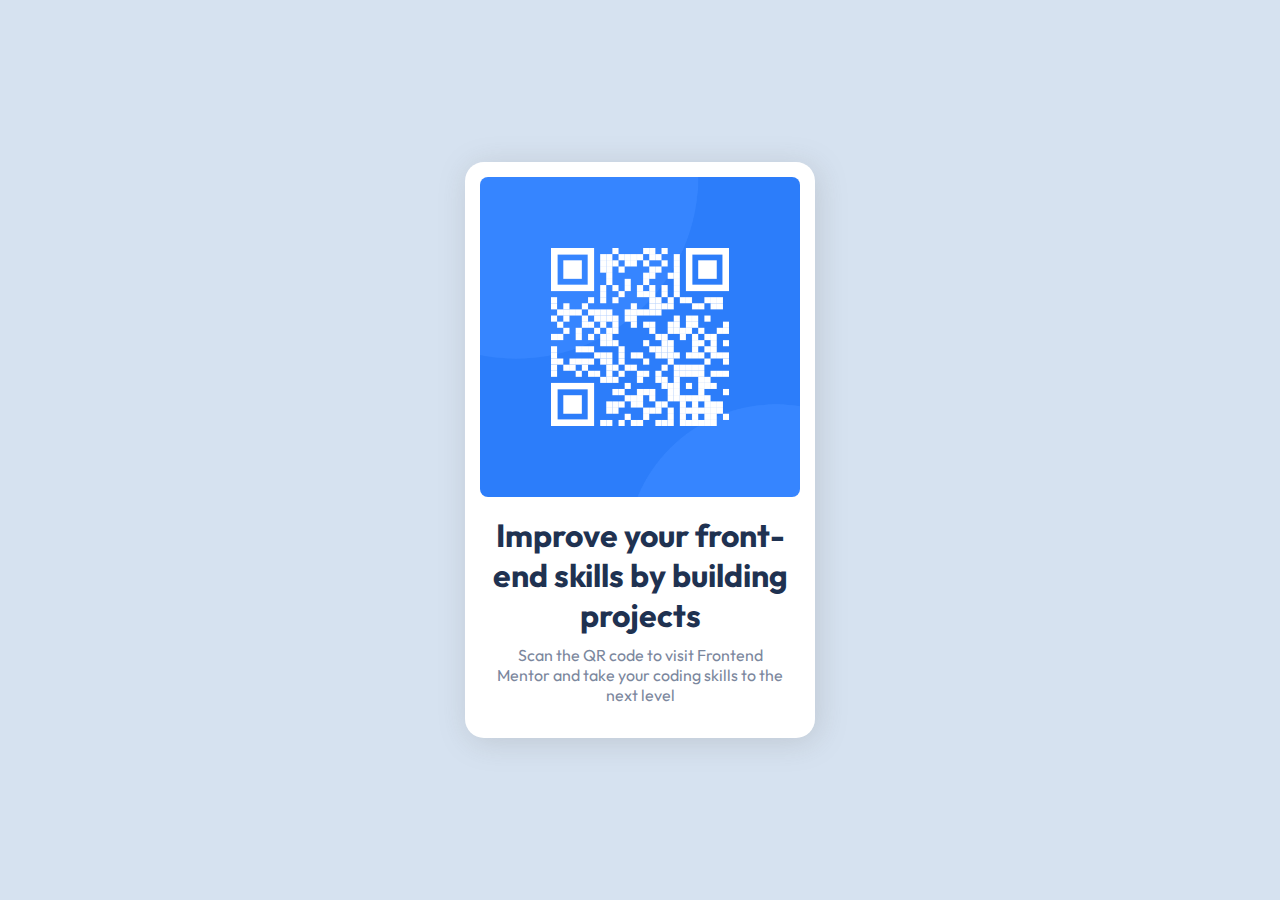
<file: challenges/06-qr-code-component/index.html>
<!DOCTYPE html>
<html lang="en">
<head>
  <meta charset="UTF-8">
  <meta name="viewport" content="width=device-width, initial-scale=1.0"> 
  <title>Frontend Mentor | QR code component</title>
  <link rel="icon" type="image/png" sizes="32x32" href="./images/favicon-32x32.png">
  <link rel="preconnect" href="https://fonts.googleapis.com">
  <link rel="preconnect" href="https://fonts.gstatic.com" crossorigin>
  <link href="https://fonts.googleapis.com/css2?family=Outfit:wght@200;400;500;700&display=swap" rel="stylesheet">
  <link rel="stylesheet" href="./styles.css">
</head>
<body>
  <main>
    <section class="container">
      <div class="card">
        <img class="card-img" src="./assets/image-qr-code.png" alt="QR code image.">
        <div class="card-body">
          <h1 class="card-title">Improve your front-end skills by building projects</h1>
          <p class="card-text">Scan the QR code to visit Frontend Mentor and take your coding skills to the next level</p>
        </div>
      </div>
    </section>
  </main>
</body>
</html>
</file>
<file: challenges/06-qr-code-component/styles.css>
:root {
    --white: hsl(0, 0%, 100%);
    --light-gray: hsl(212, 45%, 89%);
    --grayish-blue: hsl(220, 15%, 55%);
    --dark-blue: hsl(218, 44%, 22%);
    font-size: 62.5%;
}

* {
    margin: 0;
    box-sizing: border-box;
}

html,
body {
    height: 100%;
}

body {
    font-family: 'Outfit', sans-serif;
    font-size: 1.6rem;
}

.container {
    min-height: 100vh;
    display: grid;
    place-items: center;
    background-color: var(--light-gray);
}

.card {
    text-align: center;
    padding: 1.5rem;
    background-color: var(--white);
    border-radius: 1.9rem;
    width: 35rem;
    box-shadow: 0.3rem 0.4rem 3rem rgba(123, 123, 123, 0.248);
}

.card-body {
    padding: 1.8rem 1.2rem;
}

.card-title {
    color: var(--dark-blue);
    padding-bottom: 1rem;
}

.card-text {
    color: var(--grayish-blue);
}


.card-img {
    display: block;
    width: 100%;
    border-radius: 0.8rem;
}
</file>
